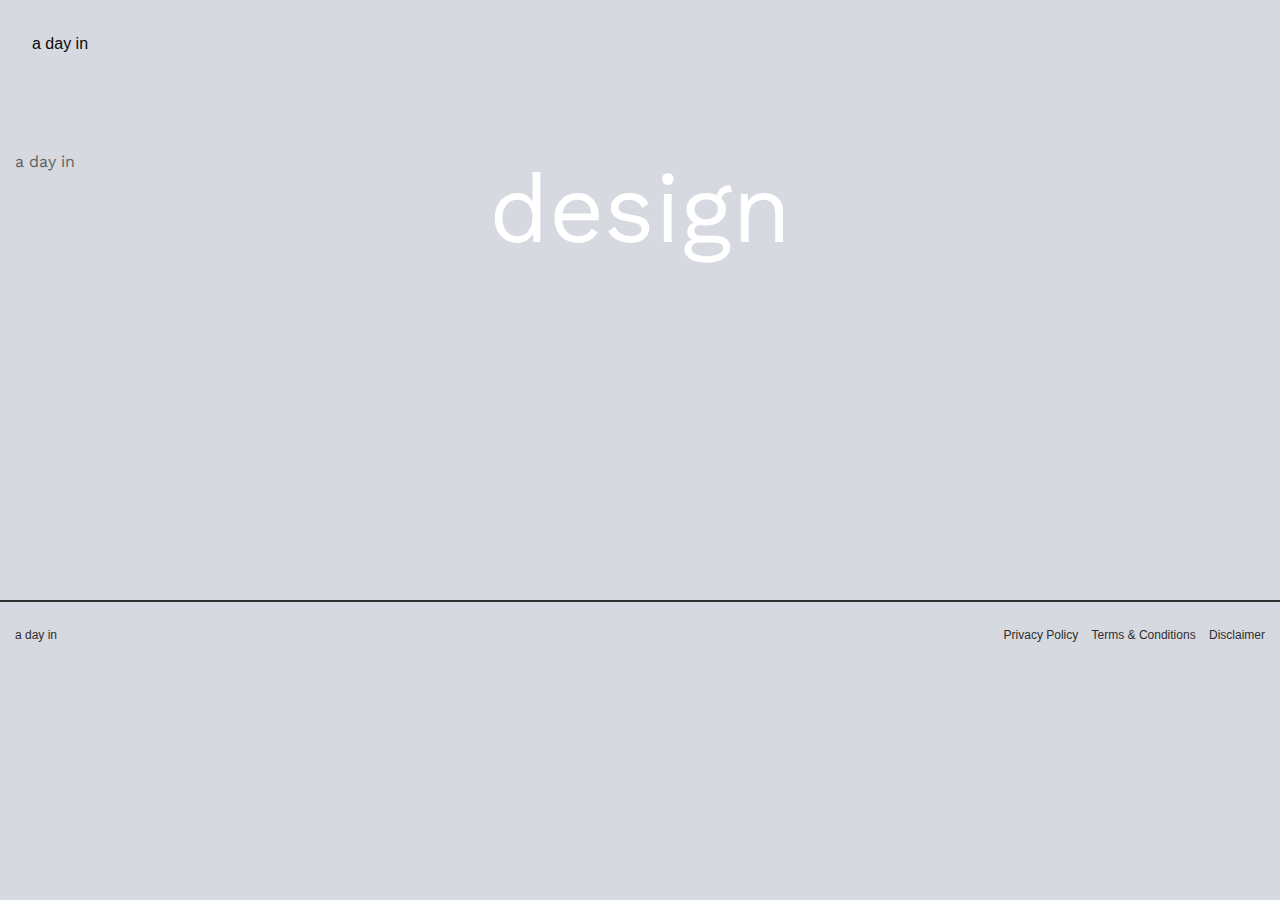
<file: index.html>
<!doctype html>
<html lang="en" dir="ltr">
  <head>
    <meta charset="utf-8">
    <meta http-equiv="x-ua-compatible" content="ie=edge">
    <meta name="viewport" content="width=device-width, initial-scale=1.0">
    <title>a day in the life of designers around the world</title>
    <link rel="stylesheet" href="css/foundation.css">
    <link rel="stylesheet" href="css/app.css">
    <link rel="stylesheet" href="css/lights.css">
    <link rel="stylesheet" href="css/tooltips.css">
    <link href="https://fonts.googleapis.com/css?family=Work+Sans" rel="stylesheet">
    <script type="text/javascript">
    $(document).foundation();
      function toggleDarkLight() {
        var body = document.getElementById("body");
        var currentClass = body.className;
        body.className = currentClass == "dark-mode" ? "light-mode" : "dark-mode";
      }
    </script>
  </head>
  <body id="body" class="dark-mode">

    <div id="navigation">
      <div class="grid-container">
        <div class="grid-x grid-padding-x">
          <div class="small-6 left">
            a day in
          </div>
          <div class="small-6 right text-right">
            <!-- <a href="/collections">Collections</a> -->
            <a href="/collections"></a>
            <a href="/search"></a>

          </div>
        </div><!-- grid-x -->
      </div><!-- grid-container -->
    </div><!-- navigation -->

    <div class="grid-container">
      <div class="grid-x grid-padding-x">
        <div class="large-12 cell hero">
          <h2 class="subtitle">a day in</h2>
          <h1 class="text-center">design</h1>
        </div>
      </div>

      <div class="grid-x">
        <div class="large-12 cell">
          <div class="grid-x grid-margin-x grid-margin-y">


          </div>
        </div>
      </div>

      </div>

            <div id="footer">
              <div class="grid-container">
                <div class="grid-x grid-padding-x credit-footer">
                  <div class="small-6 left cell">a day in</div>
                  <div class="small-6 right text-right cell">
                    <a href="">Privacy Policy</a>
                    <a href="">Terms & Conditions</a>
                    <a href="">Disclaimer</a>
                  </div>
                </div>
              </div>
            </div>
    </div>

    <script src="js/vendor/jquery.js"></script>
    <script src="js/vendor/what-input.js"></script>
    <script src="js/vendor/foundation.js"></script>
    <script src="js/app.js"></script>
  </body>
</html>
</file>
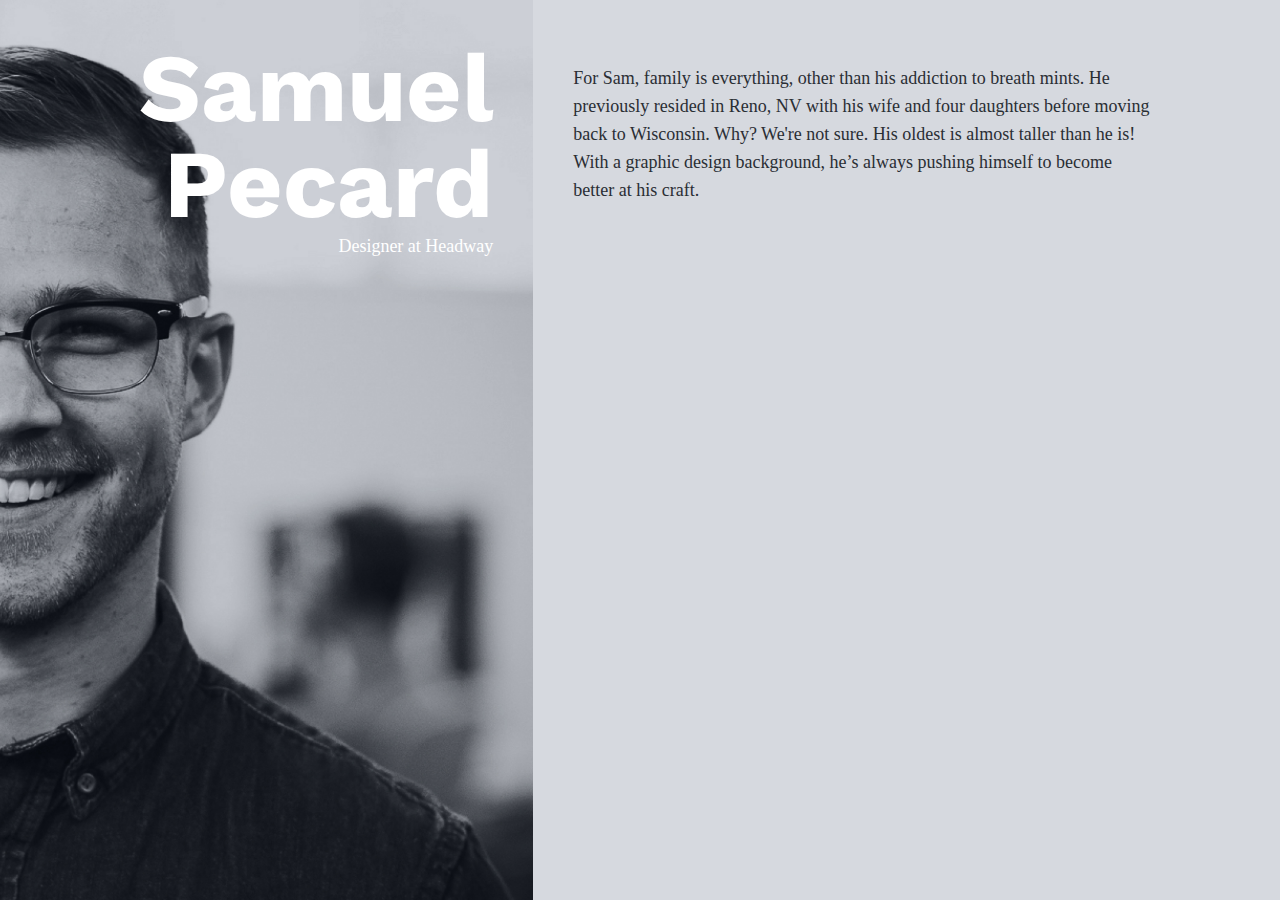
<file: designer.html>
<!doctype html>
<html lang="en" dir="ltr">
  <head>
    <meta charset="utf-8">
    <meta http-equiv="x-ua-compatible" content="ie=edge">
    <meta name="viewport" content="width=device-width, initial-scale=1.0">
    <title>a day in | Samuel Pecard, Designer at Headway</title>
    <link rel="stylesheet" href="css/foundation.css">
    <link rel="stylesheet" href="css/app.css">
    <link rel="stylesheet" href="css/lights.css">
    <link rel="stylesheet" href="css/tooltips.css">
    <link href="https://fonts.googleapis.com/css?family=Work+Sans" rel="stylesheet">
    <script type="text/javascript">
    $(document).foundation();
      function toggleDarkLight() {
        var body = document.getElementById("body");
        var currentClass = body.className;
        body.className = currentClass == "dark-mode" ? "light-mode" : "dark-mode";
      }
    </script>
  </head>
  <body id="body" class="dark-mode">
  <div class="grid-x grid-padding-x">
    <div class="small-12 medium-6 large-5 designer-image left text-right">
      <h1>Samuel</h1>
      <h1>Pecard</h1>
      <h2>Designer at Headway</h2>
    </div>
    <div class="medium-6 large-7 left cell hero padding-25em">
      <p class="feature-line">For Sam, family is everything, other than his addiction to breath mints. He previously resided in Reno, NV with his wife and four daughters before moving back to Wisconsin. Why? We're not sure. His oldest is almost taller than he is! With a graphic design background, he’s always pushing himself to become better at his craft.</p>
    </div>
  </div>

    <script src="js/vendor/jquery.js"></script>
    <script src="js/vendor/what-input.js"></script>
    <script src="js/vendor/foundation.js"></script>
    <script src="js/app.js"></script>
  </body>
</html>
</file>
<file: css/app.css>
html, body {
  background: #D6D9DF;
}
body {
  font-family: 'Cabin', sans-serif;
}
h1 {
  font-family: Work Sans;
  font-style: normal;
  font-weight: normal;
  line-height: .8;
  font-size: 96px;
  color: #FFFFFF;
  margin: 0px;
}
h2 {
  font-family: Work Sans;
  font-style: normal;
  font-weight: normal;
  line-height: normal;
  font-size: 16px;
  color: #626262;
  margin: 0px;
}

#navigation {
  width: 100%;
  padding: 2em;
}

.credit {
  font-family: Work Sans;
  font-size: 13px;
  color: #626262;
}
.tagline {
  border-left: 1px solid #626262;
  margin-left: 10px;
  padding-left: 10px;
}
#footer, #footer a {
  color: #2E2E2E;
}
.caps {text-transform: uppercase;}
a {
  font-size: 16px;
  color: #626262;
  transition: all 0.35s ease-out;
}
#navigation a {
  text-transform: uppercase;
  padding-left: 32px;
}
#navigation a.logo {
  padding-left: 0px;
}
a:hover {
  color: white;
}
.hero {
  margin: 4em 0em;
}
.product-card {
  background: white;
  border-radius: 4px;
  position: relative;
  top: 0px;
  -webkit-transition: all 0.25s ease-out;
  -moz-transition: all 0.25s ease-out;
  -o-transition: all 0.25s ease-out;
  transition: all 0.25s ease-out;
}
.product-card:hover {
  box-shadow: 0 11px 18px 0 rgba(0,0,0,0.07);
  border-radius: 4px;
  position: relative;
  top: -10px;
}
.product-card img {
  padding: 24px;
}
.image-block {
  min-height: 250px;
  width: 100%;
  background-image: url('../images/ember-black.jpg');
  background-repeat: no-repeat;
  background-size: contain;
  background-position: bottom;
  display: inline-block;
}
.title {
  font-size: 14px;
  color: #3B3B3B;
  padding: 0px 16px 16px 16px;
  margin-bottom: 8px;
}
.price {
  line-height: 36px;
  font-size: 16px;
  text-align: center;
  color: #FFFFFF;
  background: #626262;
  border-radius: 4px 0px 0px 4px;
  position: absolute;
  right: 0px;
  padding: 4px 12px;
  margin-bottom: 16px;
}
#footer {
  width: 100%;
  margin-top: 4em;
  padding-top: 8em;
}
ul, li {
  list-style-type: none;
}
.credit-footer {
  border-top: 2px solid #2E2E2E;
  margin-top: 8em;
  padding: 2em 0em;
  font-size: 12px;
}
.credit-footer a {
  padding-left: 10px;
  font-size: 12px;
}
.collection {
  font-size: 12px;
  padding: 16px;
  color: #c7c7c7;
  display: block;
  width: 100%;
}

.designer-image {
  background-image: url('../images/sam-pecard.jpg');
  background-size: cover;
  background-color: #2A2E34;
  height: 100vh;
  width: 100%;
  text-align: right;
  padding: 2.5em;
}
.designer-image h1 {
  font-weight: bold;
  line-height: 1;
  margin: 0px;
  padding: 0px;
}
.designer-image h2 {
  font-family: Cabin;
  font-style: normal;
  font-weight: normal;
  line-height: 28px;
  font-size: 18px;
  color: #FFFFFF;
}
p.feature-line {
  font-family: Cabin;
  font-style: normal;
  font-weight: normal;
  line-height: 28px;
  font-size: 18px;
  color: #2A2E34;
}
.padding-25em {
  padding: 0em 8em 0em 2.5em !important;
}
</file>
<file: css/lights.css>
body.dark-mode {
  background: #D6D9DF;
  -webkit-transition: all 0.5s ease-out;
  -moz-transition: all 0.5s ease-out;
  -o-transition: all 0.5s ease-out;
  transition: all 0.5s ease-out;
}
  body.dark-mode div.switch {
    background-image: url('../images/sun-stroke.svg') !important;
    background-color: #1A1A1A !important;
    background-size: contain;
    border-radius: 100px;
    position: fixed;
    bottom: 50px;
    right: 50px;
    width: 50px;
    height: 50px;
    z-index: 9;
    padding: 1em;
    text-align: center;
    box-shadow: 0px 0px 18px #ffffff90;
    cursor: pointer;
    -webkit-transition: all 0.5s ease-out;
    -moz-transition: all 0.5s ease-out;
    -o-transition: all 0.5s ease-out;
    transition: all 0.5s ease-out;
  }

body.light-mode {
  background: #F3F3F3;
  -webkit-transition: all 0.5s ease-out;
  -moz-transition: all 0.5s ease-out;
  -o-transition: all 0.5s ease-out;
  transition: all 0.5s ease-out;
}

  body.light-mode div.switch {
    background-image: url('../images/moon-dark.svg') !important;
    background-color: #F3F3F3 !important;
    background-size: contain;
    border-radius: 100px;
    position: fixed;
    bottom: 50px;
    right: 50px;
    width: 50px;
    height: 50px;
    z-index: 9;
    padding: 1em;
    text-align: center;
    box-shadow: 0px 0px 18px #00000090;
    cursor: pointer;
    -webkit-transition: all 0.5s ease-out;
    -moz-transition: all 0.5s ease-out;
    -o-transition: all 0.5s ease-out;
    transition: all 0.5s ease-out;
  }
  body.light-mode h1 {
    color: #212121;
  }
  .light-mode #footer {
    background: #ffffff;
  }

  .light-mode #footer, body.light-mode #footer a {
    color: #afafaf !important;
  }
  .light-mode #footer a:hover {
    color: #626262 !important;
  }
  .light-mode .credit-footer {
    border-top: 2px solid #afafaf;
  }

  div.switch:hover {
    bottom: 56px !important;
    -webkit-transition: all 0.5s ease-out;
    -moz-transition: all 0.5s ease-out;
    -o-transition: all 0.5s ease-out;
    transition: all 0.5s ease-out;
  }

  #collection-list {
    background: #626262;
    padding: 0px 0px;
    height: 60px;
    overflow: auto;
    white-space: nowrap;
    padding-left: 1.25em;
    -webkit-overflow-scrolling: touch;
  }
  /* #collection-list ul {
    margin: 0px;
    margin-left: 1.25em;
  }*/
  /* #collection-list ul li {
    color: #2E2E2E;
    float: left;
    padding: 18px;

  }*/
    #collection-list a {
      color: #2e2e2e;
      display: inline-block;
      padding: 18px;
    }
    #collection-list a:hover, #footer a:hover {
      color: white;
    }
.light-mode #collection-list {
  background: #fff;
}
.light-mode #collection-list a {
  color: #afafaf;
}
.light-mode #collection-list a:hover {
  color: #626262;
}
</file>
<file: css/tooltips.css>
/**
 * Tooltip Styles
 */

/* Base styles for the element that has a tooltip */
[data-tooltip],
.tooltip {
  position: relative;
  cursor: pointer;
}

/* Base styles for the entire tooltip */
[data-tooltip]:before,
[data-tooltip]:after,
.tooltip:before,
.tooltip:after {
  position: absolute;
  visibility: hidden;
  -ms-filter: "progid:DXImageTransform.Microsoft.Alpha(Opacity=0)";
  filter: progid:DXImageTransform.Microsoft.Alpha(Opacity=0);
  opacity: 0;
  -webkit-transition:
	  opacity 0.2s ease-in-out,
		visibility 0.2s ease-in-out,
		-webkit-transform 0.2s cubic-bezier(0.71, 1.7, 0.77, 1.24);
	-moz-transition:
		opacity 0.2s ease-in-out,
		visibility 0.2s ease-in-out,
		-moz-transform 0.2s cubic-bezier(0.71, 1.7, 0.77, 1.24);
	transition:
		opacity 0.2s ease-in-out,
		visibility 0.2s ease-in-out,
		transform 0.2s cubic-bezier(0.71, 1.7, 0.77, 1.24);
  -webkit-transform: translate3d(0, 0, 0);
  -moz-transform:    translate3d(0, 0, 0);
  transform:         translate3d(0, 0, 0);
  pointer-events: none;
}

/* Show the entire tooltip on hover and focus */
[data-tooltip]:hover:before,
[data-tooltip]:hover:after,
[data-tooltip]:focus:before,
[data-tooltip]:focus:after,
.tooltip:hover:before,
.tooltip:hover:after,
.tooltip:focus:before,
.tooltip:focus:after {
  visibility: visible;
  -ms-filter: "progid:DXImageTransform.Microsoft.Alpha(Opacity=100)";
  filter: progid:DXImageTransform.Microsoft.Alpha(Opacity=100);
  opacity: 1;
}

/* Base styles for the tooltip's directional arrow */
.tooltip:before,
[data-tooltip]:before {
  z-index: 8;
  border: 6px solid transparent;
  background: transparent;
  content: "";
}

/* Base styles for the tooltip's content area */
.tooltip:after,
[data-tooltip]:after {
  z-index: 8;
  padding: 8px;
  width: 100px;
  background-color: #000;
  background-color: hsla(0, 0%, 20%, 0.9);
  color: #fff;
  content: attr(data-tooltip);
  font-size: 14px;
  line-height: 1.2;
  border-radius: 2px;
}

/* Directions */

/* Top (default) */
[data-tooltip]:before,
[data-tooltip]:after,
.tooltip:before,
.tooltip:after,
.tooltip-top:before,
.tooltip-top:after {
  bottom: 100%;
  left: 50%;
}

[data-tooltip]:before,
.tooltip:before,
.tooltip-top:before {
  margin-left: -6px;
  margin-bottom: -12px;
  border-top-color: #000;
  border-top-color: hsla(0, 0%, 20%, 0.9);
}

/* Horizontally align top/bottom tooltips */
[data-tooltip]:after,
.tooltip:after,
.tooltip-top:after {
  margin-left: -80px;
}

[data-tooltip]:hover:before,
[data-tooltip]:hover:after,
[data-tooltip]:focus:before,
[data-tooltip]:focus:after,
.tooltip:hover:before,
.tooltip:hover:after,
.tooltip:focus:before,
.tooltip:focus:after,
.tooltip-top:hover:before,
.tooltip-top:hover:after,
.tooltip-top:focus:before,
.tooltip-top:focus:after {
  -webkit-transform: translateY(-12px);
  -moz-transform:    translateY(-12px);
  transform:         translateY(-12px);
}

/* Left */
.tooltip-left:before,
.tooltip-left:after {
  right: 100%;
  bottom: 50%;
  left: auto;
}

.tooltip-left:before {
  margin-left: 0;
  margin-right: -12px;
  margin-bottom: 0;
  border-top-color: transparent;
  border-left-color: #000;
  border-left-color: hsla(0, 0%, 20%, 0.9);
}

.tooltip-left:hover:before,
.tooltip-left:hover:after,
.tooltip-left:focus:before,
.tooltip-left:focus:after {
  -webkit-transform: translateX(-12px);
  -moz-transform:    translateX(-12px);
  transform:         translateX(-12px);
}

/* Bottom */
.tooltip-bottom:before,
.tooltip-bottom:after {
  top: 100%;
  bottom: auto;
  left: 50%;
}

.tooltip-bottom:before {
  margin-top: -16px;
  margin-bottom: 0;
  border-top-color: transparent;
  border-bottom-color: #000;
  border-bottom-color: hsla(0, 0%, 20%, 0.9);
}

.tooltip-bottom:hover:before,
.tooltip-bottom:hover:after,
.tooltip-bottom:focus:before,
.tooltip-bottom:focus:after {
  -webkit-transform: translateY(12px);
  -moz-transform:    translateY(12px);
  transform:         translateY(12px);
}

/* Right */
.tooltip-right:before,
.tooltip-right:after {
  bottom: 50%;
  left: 100%;
}

.tooltip-right:before {
  margin-bottom: 0;
  margin-left: -12px;
  border-top-color: transparent;
  border-right-color: #000;
  border-right-color: hsla(0, 0%, 20%, 0.9);
}

.tooltip-right:hover:before,
.tooltip-right:hover:after,
.tooltip-right:focus:before,
.tooltip-right:focus:after {
  -webkit-transform: translateX(12px);
  -moz-transform:    translateX(12px);
  transform:         translateX(12px);
}

/* Move directional arrows down a bit for left/right tooltips */
.tooltip-left:before,
.tooltip-right:before {
  top: 18px;
}

/* Vertically center tooltip content for left/right tooltips */
.tooltip-left:after,
.tooltip-right:after {
  margin-left: 0;
  margin-bottom: -16px;
}
</file>
